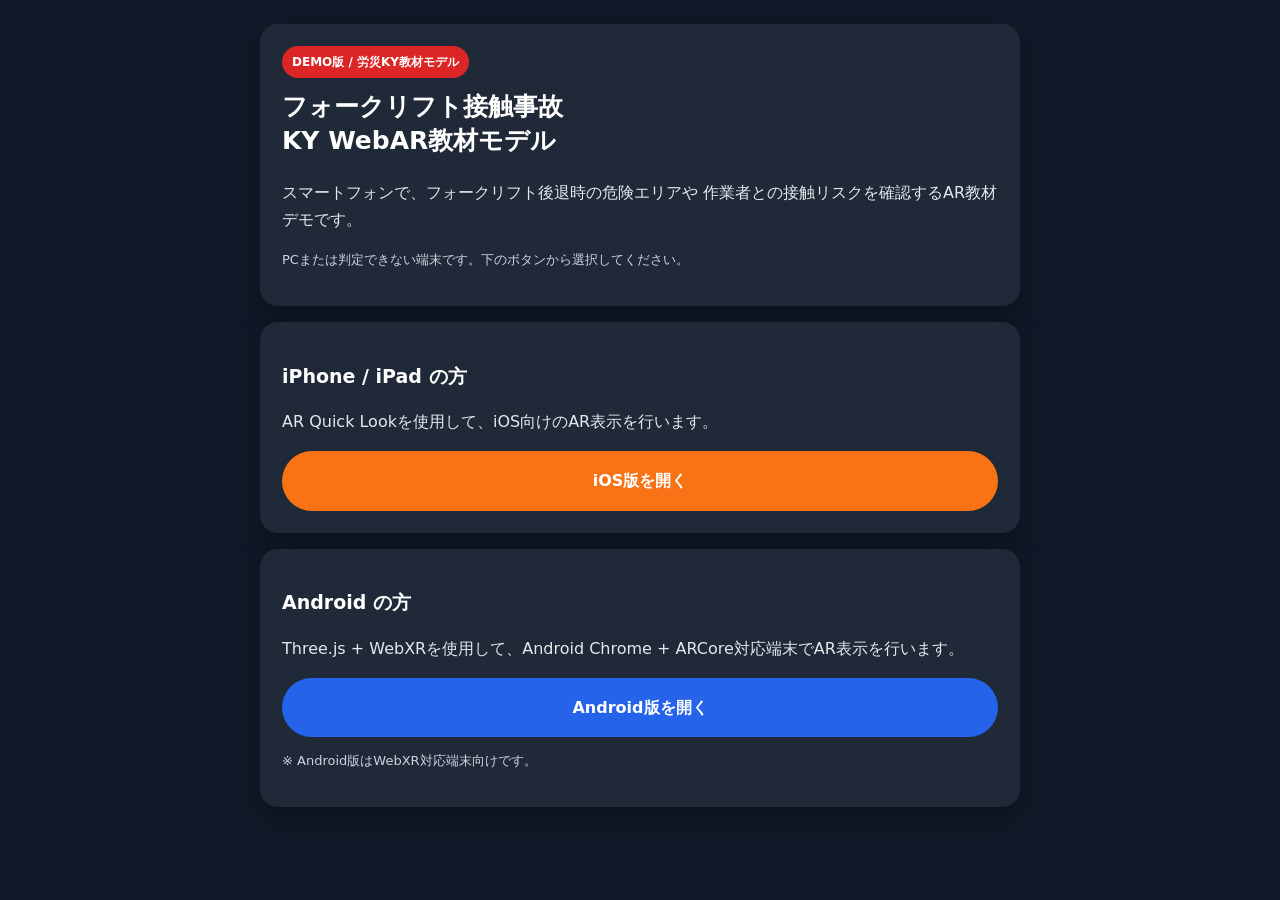
<file: index.html>
<!DOCTYPE html>
<html lang="ja">
<head>
  <meta charset="UTF-8" />
  <meta name="viewport" content="width=device-width, initial-scale=1.0" />

  <title>フォークリフト接触事故 KY WebAR</title>

  <style>
    * {
      box-sizing: border-box;
    }

    body {
      margin: 0;
      padding: 24px;
      font-family: system-ui, -apple-system, BlinkMacSystemFont, "Segoe UI", sans-serif;
      background: #111827;
      color: #fff;
      line-height: 1.7;
    }

    .wrap {
      max-width: 760px;
      margin: 0 auto;
    }

    .card {
      background: #1f2937;
      border-radius: 18px;
      padding: 22px;
      margin-bottom: 16px;
      box-shadow: 0 10px 28px rgba(0,0,0,0.28);
    }

    h1 {
      margin-top: 0;
      font-size: 25px;
      line-height: 1.35;
    }

    h2 {
      font-size: 19px;
      margin-bottom: 8px;
    }

    p {
      color: #e5e7eb;
    }

    .button {
      display: block;
      text-align: center;
      padding: 16px 18px;
      margin-top: 14px;
      border-radius: 999px;
      text-decoration: none;
      color: #fff;
      font-weight: 800;
      background: #f97316;
    }

    .android {
      background: #2563eb;
    }

    .small {
      font-size: 13px;
      color: #cbd5e1;
    }

    .notice {
      display: inline-block;
      padding: 6px 10px;
      border-radius: 999px;
      background: #dc2626;
      color: #fff;
      font-size: 12px;
      font-weight: 700;
      margin-bottom: 12px;
    }
  </style>

  <script>
    document.addEventListener("DOMContentLoaded", function () {
      const ua = navigator.userAgent || navigator.vendor || window.opera;

      const isIOS =
        /iPad|iPhone|iPod/.test(ua) ||
        (navigator.platform === "MacIntel" && navigator.maxTouchPoints > 1);

      const isAndroid = /Android/.test(ua);

      const params = new URLSearchParams(window.location.search);
      const noRedirect = params.get("select") === "1";

      if (!noRedirect) {
        if (isIOS) {
          window.location.href = "./ios.html";
          return;
        }

        if (isAndroid) {
          window.location.href = "./android.html";
          return;
        }
      }

      const deviceText = document.getElementById("deviceText");

      if (deviceText) {
        if (isIOS) {
          deviceText.textContent = "iPhone / iPad と判定しました。iOS版をおすすめします。";
        } else if (isAndroid) {
          deviceText.textContent = "Android端末と判定しました。Android版をおすすめします。";
        } else {
          deviceText.textContent = "PCまたは判定できない端末です。下のボタンから選択してください。";
        }
      }
    });
  </script>
</head>

<body>
  <main class="wrap">
    <section class="card">
      <div class="notice">DEMO版 / 労災KY教材モデル</div>
      <h1>フォークリフト接触事故<br>KY WebAR教材モデル</h1>
      <p>
        スマートフォンで、フォークリフト後退時の危険エリアや
        作業者との接触リスクを確認するAR教材デモです。
      </p>
      <p id="deviceText" class="small">
        端末を判定しています。
      </p>
    </section>

    <section class="card">
      <h2>iPhone / iPad の方</h2>
      <p>
        AR Quick Lookを使用して、iOS向けのAR表示を行います。
      </p>
      <a class="button" href="./ios.html">iOS版を開く</a>
    </section>

    <section class="card">
      <h2>Android の方</h2>
      <p>
        Three.js + WebXRを使用して、Android Chrome + ARCore対応端末でAR表示を行います。
      </p>
      <a class="button android" href="./android.html">Android版を開く</a>
      <p class="small">
        ※ Android版はWebXR対応端末向けです。
      </p>
    </section>
  </main>
</body>
</html>
</file>
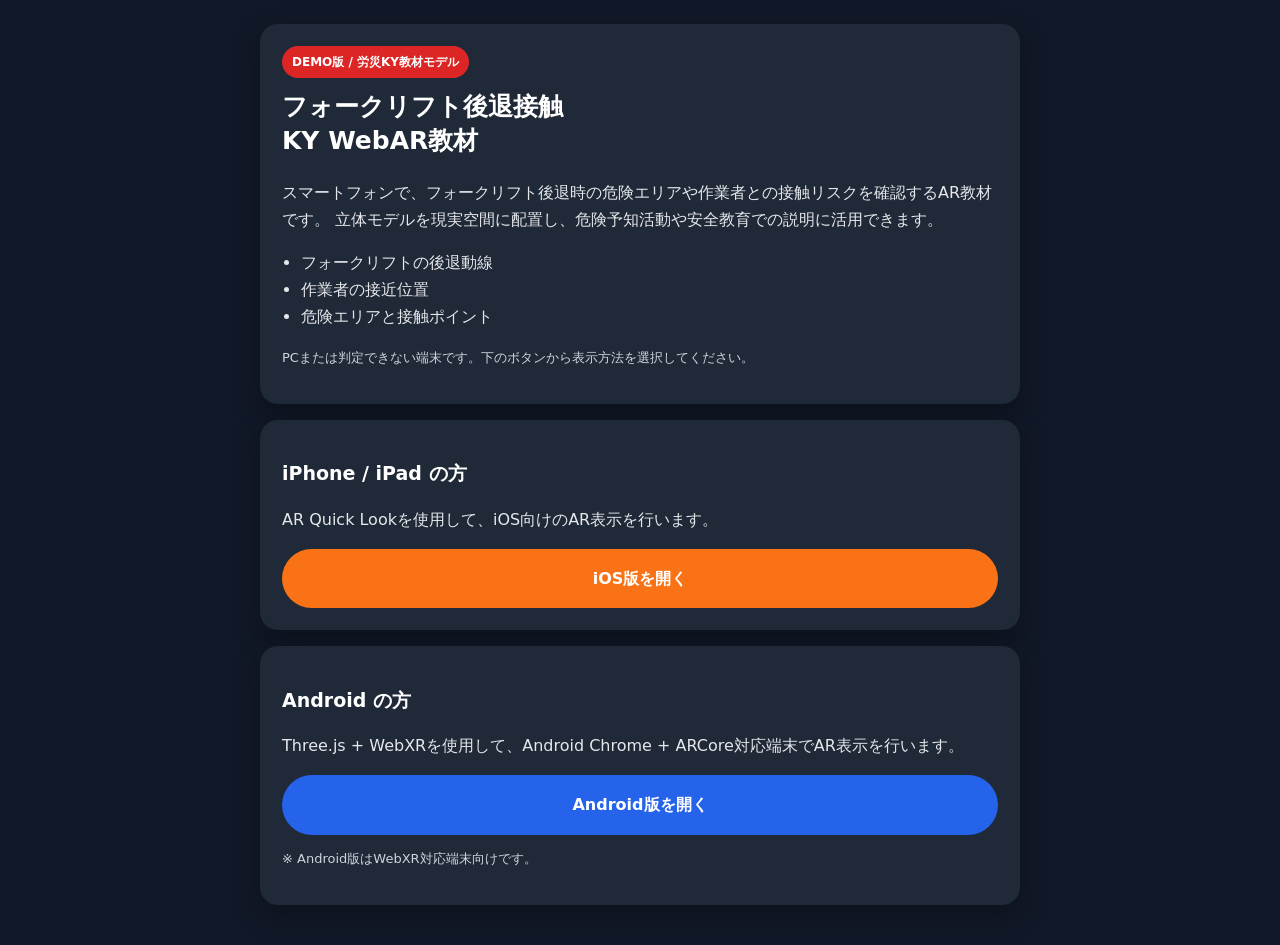
<file: codex_modified_snapshot_20260605_102050/index.html>
﻿<!DOCTYPE html>
<html lang="ja">
<head>
  <meta charset="UTF-8" />
  <meta name="viewport" content="width=device-width, initial-scale=1.0" />
  <title>フォークリフト後退接触 KY WebAR教材</title>
  <style>
    * { box-sizing: border-box; }
    body {
      margin: 0;
      padding: 24px;
      font-family: system-ui, -apple-system, BlinkMacSystemFont, "Segoe UI", sans-serif;
      background: #111827;
      color: #fff;
      line-height: 1.7;
    }
    .wrap { max-width: 760px; margin: 0 auto; }
    .card {
      background: #1f2937;
      border-radius: 18px;
      padding: 22px;
      margin-bottom: 16px;
      box-shadow: 0 10px 28px rgba(0,0,0,0.28);
    }
    h1 { margin-top: 0; font-size: 25px; line-height: 1.35; }
    h2 { font-size: 19px; margin-bottom: 8px; }
    p { color: #e5e7eb; }
    .button {
      display: block;
      text-align: center;
      padding: 16px 18px;
      margin-top: 14px;
      border-radius: 999px;
      text-decoration: none;
      color: #fff;
      font-weight: 800;
      background: #f97316;
    }
    .android { background: #2563eb; }
    .small { font-size: 13px; color: #cbd5e1; }
    .notice {
      display: inline-block;
      padding: 6px 10px;
      border-radius: 999px;
      background: #dc2626;
      color: #fff;
      font-size: 12px;
      font-weight: 700;
      margin-bottom: 12px;
    }
    ul { padding-left: 1.2em; color: #e5e7eb; }
  </style>
  <script>
    document.addEventListener("DOMContentLoaded", function () {
      const ua = navigator.userAgent || navigator.vendor || window.opera;
      const isIOS = /iPad|iPhone|iPod/.test(ua) || (navigator.platform === "MacIntel" && navigator.maxTouchPoints > 1);
      const isAndroid = /Android/.test(ua);
      const params = new URLSearchParams(window.location.search);
      const noRedirect = params.get("select") === "1";

      if (!noRedirect) {
        if (isIOS) { window.location.href = "./ios.html"; return; }
        if (isAndroid) { window.location.href = "./android.html"; return; }
      }

      const deviceText = document.getElementById("deviceText");
      if (deviceText) {
        if (isIOS) {
          deviceText.textContent = "iPhone / iPad と判定しました。iOS版のAR表示をおすすめします。";
        } else if (isAndroid) {
          deviceText.textContent = "Android端末と判定しました。Android版のAR表示をおすすめします。";
        } else {
          deviceText.textContent = "PCまたは判定できない端末です。下のボタンから表示方法を選択してください。";
        }
      }
    });
  </script>
</head>
<body>
  <main class="wrap">
    <section class="card">
      <div class="notice">DEMO版 / 労災KY教材モデル</div>
      <h1>フォークリフト後退接触<br>KY WebAR教材</h1>
      <p>
        スマートフォンで、フォークリフト後退時の危険エリアや作業者との接触リスクを確認するAR教材です。
        立体モデルを現実空間に配置し、危険予知活動や安全教育での説明に活用できます。
      </p>
      <ul>
        <li>フォークリフトの後退動線</li>
        <li>作業者の接近位置</li>
        <li>危険エリアと接触ポイント</li>
      </ul>
      <p id="deviceText" class="small">端末を判定しています。</p>
    </section>

    <section class="card">
      <h2>iPhone / iPad の方</h2>
      <p>AR Quick Lookを使用して、iOS向けのAR表示を行います。</p>
      <a class="button" href="./ios.html">iOS版を開く</a>
    </section>

    <section class="card">
      <h2>Android の方</h2>
      <p>Three.js + WebXRを使用して、Android Chrome + ARCore対応端末でAR表示を行います。</p>
      <a class="button android" href="./android.html">Android版を開く</a>
      <p class="small">※ Android版はWebXR対応端末向けです。</p>
    </section>
  </main>
</body>
</html>
</file>
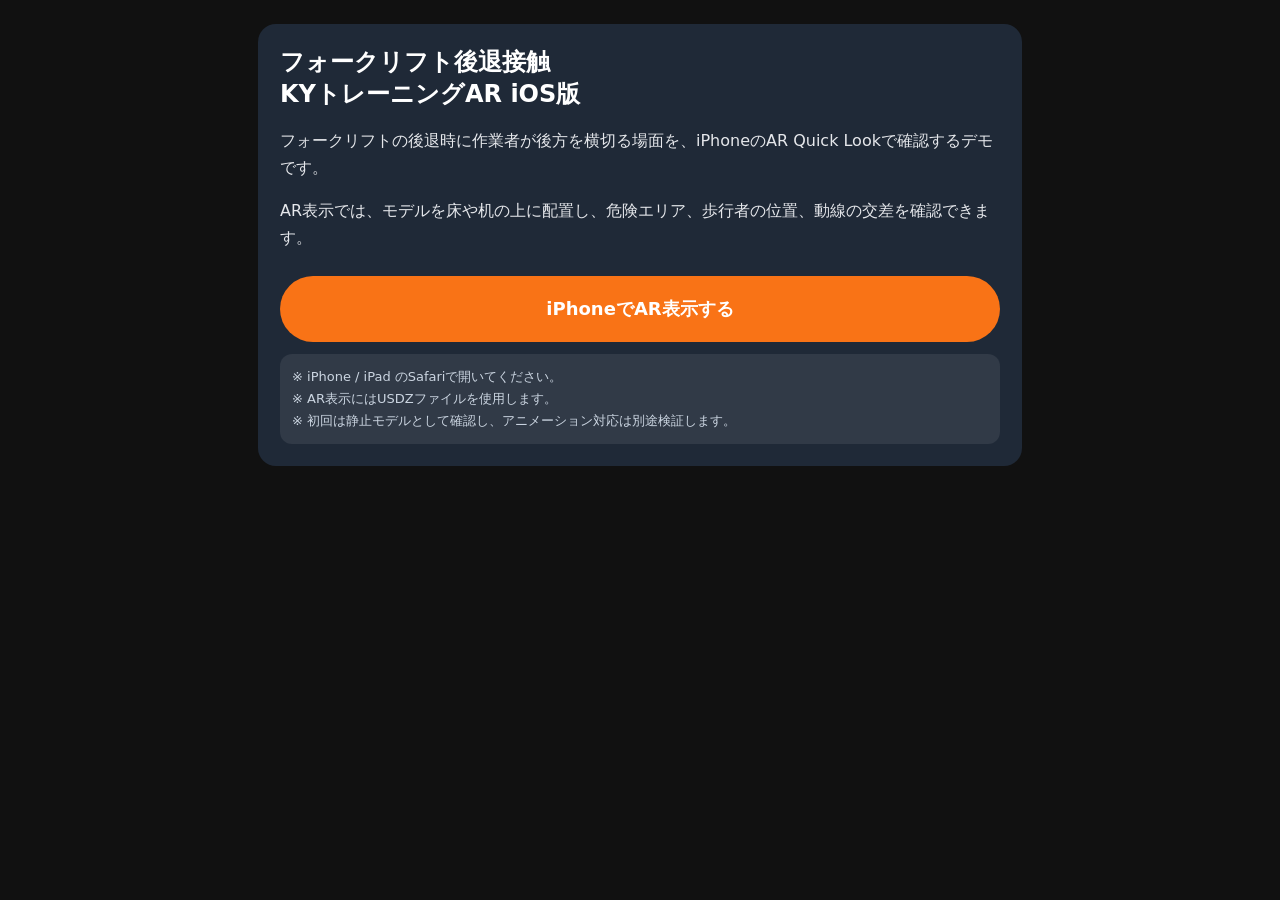
<file: codex_modified_snapshot_20260605_102050/ios.html>
﻿<!DOCTYPE html>
<html lang="ja">
<head>
  <meta charset="UTF-8" />
  <meta name="viewport" content="width=device-width, initial-scale=1.0" />
  <title>iOS版 フォークリフトKY AR</title>
  <style>
    body {
      margin: 0;
      padding: 24px;
      font-family: system-ui, -apple-system, BlinkMacSystemFont, "Segoe UI", sans-serif;
      background: #111;
      color: #fff;
      line-height: 1.7;
    }
    .card { max-width: 720px; margin: 0 auto; background: #1f2937; border-radius: 18px; padding: 22px; }
    h1 { font-size: 24px; line-height: 1.35; margin: 0 0 12px; }
    p { color: #e5e7eb; }
    .ar-link {
      display: block;
      text-align: center;
      margin: 24px 0 12px;
      padding: 18px 20px;
      border-radius: 999px;
      background: #f97316;
      color: #fff;
      font-size: 18px;
      font-weight: 800;
      text-decoration: none;
    }
    .note { font-size: 13px; color: #cbd5e1; background: rgba(255,255,255,0.08); border-radius: 12px; padding: 12px; }
  </style>
</head>
<body>
  <div class="card">
    <h1>フォークリフト後退接触<br>KYトレーニングAR iOS版</h1>
    <p>
      フォークリフトの後退時に作業者が後方を横切る場面を、iPhoneのAR Quick Lookで確認するデモです。
    </p>
    <p>
      AR表示では、モデルを床や机の上に配置し、危険エリア、歩行者の位置、動線の交差を確認できます。
    </p>
    <a class="ar-link" rel="ar" href="./models/forklift_ky.usdz">iPhoneでAR表示する</a>
    <div class="note">
      ※ iPhone / iPad のSafariで開いてください。<br>
      ※ AR表示にはUSDZファイルを使用します。<br>
      ※ 初回は静止モデルとして確認し、アニメーション対応は別途検証します。
    </div>
  </div>
</body>
</html>
</file>
